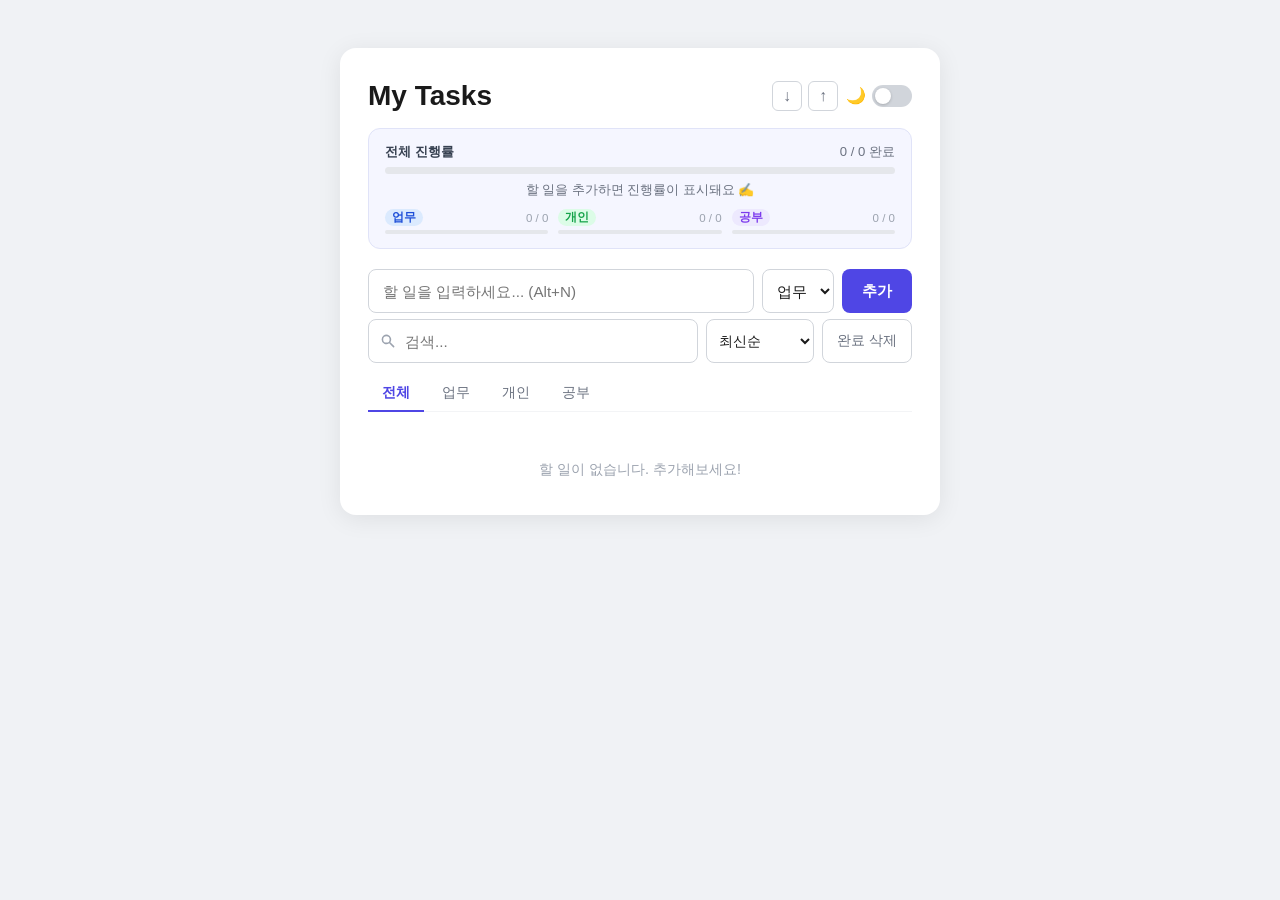
<file: index.html>
<!DOCTYPE html>
<html lang="ko">
<head>
  <meta charset="UTF-8">
  <meta name="viewport" content="width=device-width, initial-scale=1.0">
  <title>My Tasks</title>
  <link rel="stylesheet" href="style.css">
</head>
<body>
  <main class="card" aria-label="할 일 관리 앱">

    <!-- 헤더 -->
    <div class="app-header">
      <h1 class="title">My Tasks</h1>
      <div class="header-actions">
        <button id="exportBtn" class="icon-btn" title="JSON으로 내보내기" aria-label="데이터 내보내기">↓</button>
        <button id="importBtn" class="icon-btn" title="JSON 가져오기"    aria-label="데이터 가져오기">↑</button>
        <input type="file" id="importFile" accept=".json" aria-hidden="true">
        <div class="theme-control">
          <span class="theme-icon" id="themeIcon" aria-hidden="true">🌙</span>
          <label class="theme-toggle" title="다크/라이트 모드 (Alt+D)">
            <input type="checkbox" id="themeCheckbox" aria-label="다크 모드 토글">
            <span class="toggle-slider"></span>
          </label>
        </div>
      </div>
    </div>

    <!-- 진행률 대시보드 -->
    <section class="dashboard" aria-label="진행률 대시보드">
      <div class="stat-row">
        <span class="stat-label" id="progressLabel">전체 진행률</span>
        <span class="stat-value" id="overallStat" aria-live="polite">0 / 0 완료</span>
      </div>
      <div
        class="progress-track"
        id="progressBar"
        role="progressbar"
        aria-labelledby="progressLabel"
        aria-valuenow="0"
        aria-valuemin="0"
        aria-valuemax="100"
      >
        <div class="progress-fill" id="overallFill" style="width: 0%"></div>
      </div>
      <p class="motivation-msg" id="motivationMsg" aria-live="polite">할 일을 추가하면 진행률이 표시돼요 ✍️</p>
      <div class="cat-grid" id="catGrid" aria-label="카테고리별 진행률"></div>
    </section>

    <!-- 입력 폼 -->
    <div class="input-row" role="group" aria-label="할 일 추가">
      <input
        type="text"
        id="todoInput"
        class="todo-input"
        placeholder="할 일을 입력하세요... (Alt+N)"
        autocomplete="off"
        maxlength="200"
        aria-label="할 일 내용 입력"
        aria-describedby="dupeWarning"
      />
      <select id="categorySelect" class="category-select" aria-label="카테고리 선택">
        <option value="work">업무</option>
        <option value="personal">개인</option>
        <option value="study">공부</option>
      </select>
      <button id="addBtn" class="add-btn">추가</button>
    </div>
    <p class="dupe-warning" id="dupeWarning" role="alert" hidden>⚠️ 이미 같은 내용의 할 일이 있어요.</p>

    <!-- 툴바: 검색 + 정렬 + 완료 삭제 -->
    <div class="toolbar" role="toolbar" aria-label="목록 도구">
      <div class="search-wrap">
        <svg class="search-icon" viewBox="0 0 20 20" fill="currentColor" aria-hidden="true">
          <path fill-rule="evenodd" d="M8 4a4 4 0 100 8 4 4 0 000-8zM2 8a6 6 0 1110.89 3.476l4.817 4.817a1 1 0 01-1.414 1.414l-4.816-4.816A6 6 0 012 8z" clip-rule="evenodd"/>
        </svg>
        <input type="search" id="searchInput" class="search-input" placeholder="검색..." aria-label="할 일 검색">
      </div>
      <select id="sortSelect" class="sort-select" aria-label="정렬 기준">
        <option value="default">최신순</option>
        <option value="oldest">오래된순</option>
        <option value="category">카테고리순</option>
        <option value="alpha">가나다순</option>
      </select>
      <button id="clearCompletedBtn" class="clear-btn" aria-label="완료된 항목 모두 삭제">완료 삭제</button>
    </div>

    <!-- 필터 탭 -->
    <div class="filter-bar" id="filterBar" role="tablist" aria-label="카테고리 필터">
      <button class="filter-btn active" data-filter="all"      role="tab" aria-selected="true">전체</button>
      <button class="filter-btn"        data-filter="work"     role="tab" aria-selected="false">업무</button>
      <button class="filter-btn"        data-filter="personal" role="tab" aria-selected="false">개인</button>
      <button class="filter-btn"        data-filter="study"    role="tab" aria-selected="false">공부</button>
    </div>

    <!-- 할 일 목록 -->
    <ul
      id="todoList"
      class="todo-list"
      aria-label="할 일 목록"
      aria-live="polite"
      aria-relevant="additions removals"
    ></ul>

    <p id="emptyMsg" class="empty-msg" aria-live="polite" hidden>할 일이 없습니다. 추가해보세요!</p>

  </main>

  <!-- 스낵바 (알림 + 되돌리기) -->
  <div class="snackbar" id="snackbar" role="status" aria-live="polite" aria-atomic="true" hidden>
    <span id="snackbarMsg"></span>
    <button id="snackbarAction" class="snackbar-action-btn" hidden></button>
    <button id="snackbarDismiss" class="snackbar-dismiss" aria-label="알림 닫기">✕</button>
  </div>

  <script src="script.js"></script>
</body>
</html>
</file>
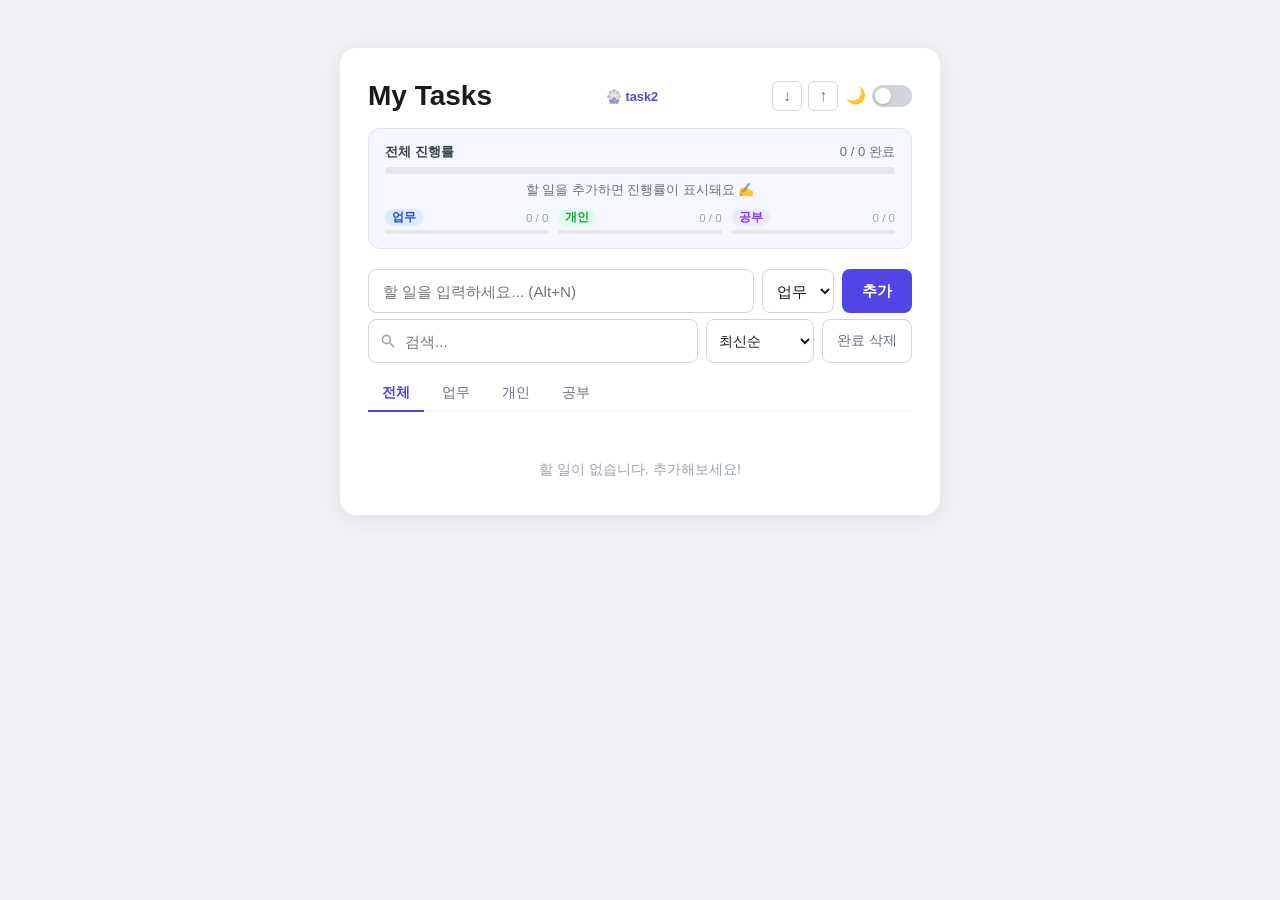
<file: task.html>
<!DOCTYPE html>
<html lang="ko">
<head>
  <meta charset="UTF-8">
  <meta name="viewport" content="width=device-width, initial-scale=1.0">
  <title>My Tasks</title>
  <link rel="stylesheet" href="style.css">
</head>
<body>
  <main class="card" aria-label="할 일 관리 앱">

    <!-- 헤더 -->
    <div class="app-header">
      <h1 class="title">My Tasks</h1>
        <a href="task2.html" style="font-size:0.8rem;color:#4f46e5;text-decoration:none;font-weight:600;white-space:nowrap;" title="놀이공원 테마로 보기">🎡 task2</a>
      <div class="header-actions">
        <button id="exportBtn" class="icon-btn" title="JSON으로 내보내기" aria-label="데이터 내보내기">↓</button>
        <button id="importBtn" class="icon-btn" title="JSON 가져오기"    aria-label="데이터 가져오기">↑</button>
        <input type="file" id="importFile" accept=".json" aria-hidden="true">
        <div class="theme-control">
          <span class="theme-icon" id="themeIcon" aria-hidden="true">🌙</span>
          <label class="theme-toggle" title="다크/라이트 모드 (Alt+D)">
            <input type="checkbox" id="themeCheckbox" aria-label="다크 모드 토글">
            <span class="toggle-slider"></span>
          </label>
        </div>
      </div>
    </div>

    <!-- 진행률 대시보드 -->
    <section class="dashboard" aria-label="진행률 대시보드">
      <div class="stat-row">
        <span class="stat-label" id="progressLabel">전체 진행률</span>
        <span class="stat-value" id="overallStat" aria-live="polite">0 / 0 완료</span>
      </div>
      <div
        class="progress-track"
        id="progressBar"
        role="progressbar"
        aria-labelledby="progressLabel"
        aria-valuenow="0"
        aria-valuemin="0"
        aria-valuemax="100"
      >
        <div class="progress-fill" id="overallFill" style="width: 0%"></div>
      </div>
      <p class="motivation-msg" id="motivationMsg" aria-live="polite">할 일을 추가하면 진행률이 표시돼요 ✍️</p>
      <div class="cat-grid" id="catGrid" aria-label="카테고리별 진행률"></div>
    </section>

    <!-- 입력 폼 -->
    <div class="input-row" role="group" aria-label="할 일 추가">
      <input
        type="text"
        id="todoInput"
        class="todo-input"
        placeholder="할 일을 입력하세요... (Alt+N)"
        autocomplete="off"
        maxlength="200"
        aria-label="할 일 내용 입력"
        aria-describedby="dupeWarning"
      />
      <select id="categorySelect" class="category-select" aria-label="카테고리 선택">
        <option value="work">업무</option>
        <option value="personal">개인</option>
        <option value="study">공부</option>
      </select>
      <button id="addBtn" class="add-btn">추가</button>
    </div>
    <p class="dupe-warning" id="dupeWarning" role="alert" hidden>⚠️ 이미 같은 내용의 할 일이 있어요.</p>

    <!-- 툴바: 검색 + 정렬 + 완료 삭제 -->
    <div class="toolbar" role="toolbar" aria-label="목록 도구">
      <div class="search-wrap">
        <svg class="search-icon" viewBox="0 0 20 20" fill="currentColor" aria-hidden="true">
          <path fill-rule="evenodd" d="M8 4a4 4 0 100 8 4 4 0 000-8zM2 8a6 6 0 1110.89 3.476l4.817 4.817a1 1 0 01-1.414 1.414l-4.816-4.816A6 6 0 012 8z" clip-rule="evenodd"/>
        </svg>
        <input type="search" id="searchInput" class="search-input" placeholder="검색..." aria-label="할 일 검색">
      </div>
      <select id="sortSelect" class="sort-select" aria-label="정렬 기준">
        <option value="default">최신순</option>
        <option value="oldest">오래된순</option>
        <option value="category">카테고리순</option>
        <option value="alpha">가나다순</option>
      </select>
      <button id="clearCompletedBtn" class="clear-btn" aria-label="완료된 항목 모두 삭제">완료 삭제</button>
    </div>

    <!-- 필터 탭 -->
    <div class="filter-bar" id="filterBar" role="tablist" aria-label="카테고리 필터">
      <button class="filter-btn active" data-filter="all"      role="tab" aria-selected="true">전체</button>
      <button class="filter-btn"        data-filter="work"     role="tab" aria-selected="false">업무</button>
      <button class="filter-btn"        data-filter="personal" role="tab" aria-selected="false">개인</button>
      <button class="filter-btn"        data-filter="study"    role="tab" aria-selected="false">공부</button>
    </div>

    <!-- 할 일 목록 -->
    <ul
      id="todoList"
      class="todo-list"
      aria-label="할 일 목록"
      aria-live="polite"
      aria-relevant="additions removals"
    ></ul>

    <p id="emptyMsg" class="empty-msg" aria-live="polite" hidden>할 일이 없습니다. 추가해보세요!</p>

  </main>

  <!-- 스낵바 (알림 + 되돌리기) -->
  <div class="snackbar" id="snackbar" role="status" aria-live="polite" aria-atomic="true" hidden>
    <span id="snackbarMsg"></span>
    <button id="snackbarAction" class="snackbar-action-btn" hidden></button>
    <button id="snackbarDismiss" class="snackbar-dismiss" aria-label="알림 닫기">✕</button>
  </div>

  <script src="script.js"></script>
</body>
</html>
</file>
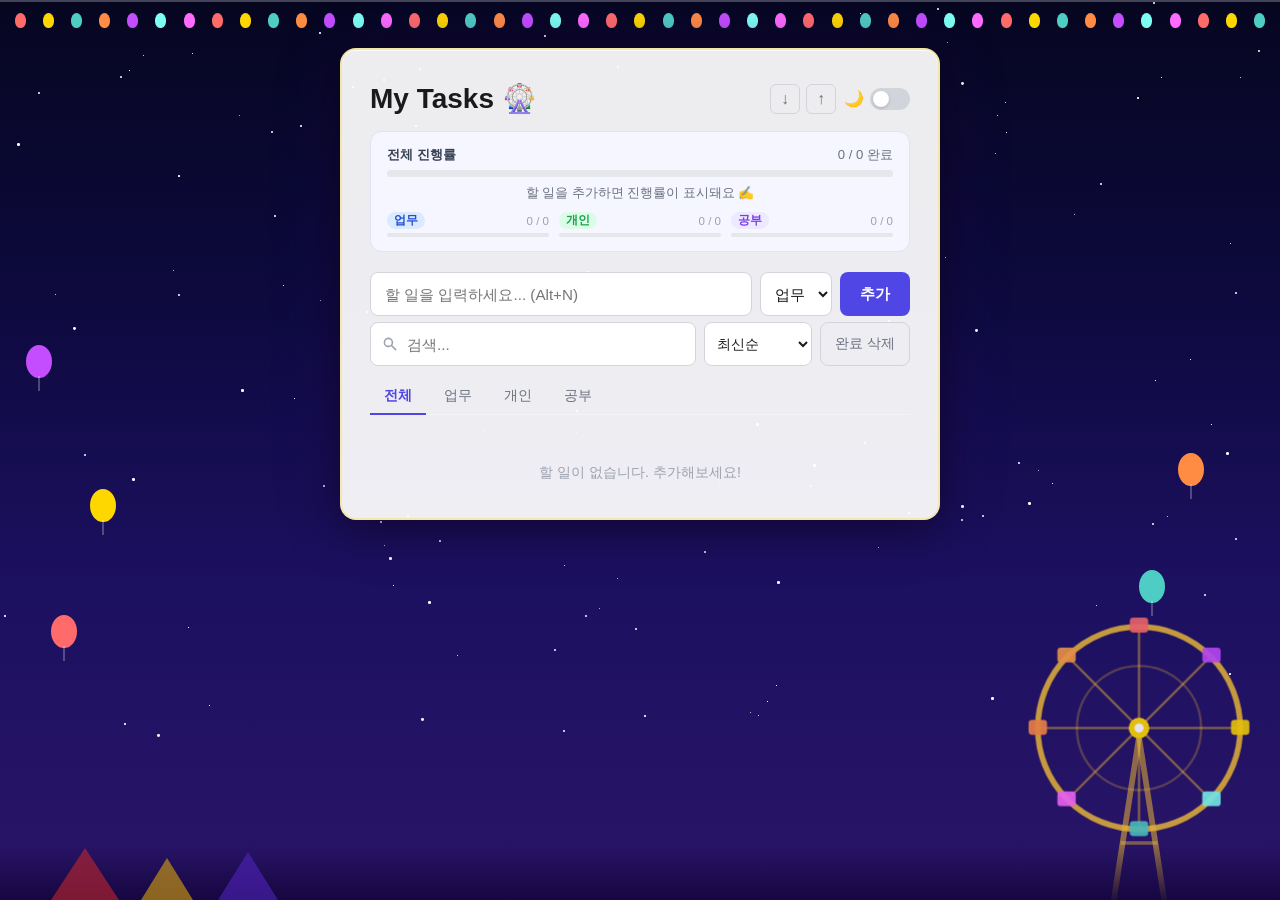
<file: task2.html>
<!DOCTYPE html>
<html lang="ko">
<head>
  <meta charset="UTF-8">
  <meta name="viewport" content="width=device-width, initial-scale=1.0">
  <title>My Tasks 🎡</title>
  <link rel="stylesheet" href="style.css">
  <style>
    /* ─── 놀이공원 배경 ─────────────────────────────────────── */

    body {
      background: linear-gradient(180deg,
        #060620 0%,
        #0e0a40 35%,
        #1c1060 65%,
        #2a1568 100%
      );
      min-height: 100vh;
      position: relative;
      overflow-x: hidden;
    }

    #park-bg {
      position: fixed;
      inset: 0;
      pointer-events: none;
      z-index: 0;
      overflow: hidden;
    }

    /* 별 */
    .star {
      position: absolute;
      background: #fff;
      border-radius: 50%;
      animation: twinkle var(--dur, 2s) ease-in-out infinite alternate;
      animation-delay: var(--delay, 0s);
    }

    @keyframes twinkle {
      from { opacity: 0.15; transform: scale(0.8); }
      to   { opacity: 0.9;  transform: scale(1.3); }
    }

    /* 상단 전구 줄 */
    .bulb-string {
      position: absolute;
      top: 0;
      left: 0;
      right: 0;
      height: 28px;
      display: flex;
      align-items: flex-end;
      justify-content: space-around;
      padding: 0 6px;
    }

    .bulb-string::before {
      content: '';
      position: absolute;
      top: 0; left: 0; right: 0;
      height: 2px;
      background: rgba(255, 255, 255, 0.25);
    }

    .bulb {
      width: 11px;
      height: 15px;
      border-radius: 50% 50% 45% 45%;
      flex-shrink: 0;
      animation: bulb-blink var(--dur, 1.2s) ease-in-out infinite alternate;
      animation-delay: var(--delay, 0s);
    }

    @keyframes bulb-blink {
      from { opacity: 0.3; }
      to   { opacity: 1; filter: drop-shadow(0 0 5px currentColor); }
    }

    /* 대관람차 */
    .ferris-wheel-wrap {
      position: absolute;
      right: 2%;
      bottom: 0;
      width: min(230px, 20vw);
      opacity: 0.88;
    }

    .fw-rotate {
      animation: fw-spin 14s linear infinite;
      transform-origin: 100px 100px;
    }

    @keyframes fw-spin {
      from { transform: rotate(0deg); }
      to   { transform: rotate(360deg); }
    }

    /* 풍선 */
    .balloon {
      position: absolute;
      width: 26px;
      height: 33px;
      border-radius: 50%;
      animation: balloon-float var(--dur, 5s) ease-in-out infinite;
      animation-delay: var(--delay, 0s);
    }

    .balloon::after {
      content: '';
      position: absolute;
      bottom: -13px;
      left: 50%;
      transform: translateX(-50%);
      width: 1px;
      height: 15px;
      background: rgba(255, 255, 255, 0.5);
    }

    @keyframes balloon-float {
      0%, 100% { transform: translateY(0)   rotate(-4deg); }
      50%       { transform: translateY(-18px) rotate(4deg); }
    }

    /* 지면 */
    .ground {
      position: absolute;
      bottom: 0; left: 0; right: 0;
      height: 55px;
      background: linear-gradient(to top, rgba(20, 5, 60, 0.9), transparent);
    }

    /* 텐트 */
    .tent {
      position: absolute;
      bottom: 0;
      width: 0; height: 0;
      border-left: solid transparent;
      border-right: solid transparent;
      border-bottom: solid;
    }

    /* 카드 */
    .card {
      position: relative;
      z-index: 1;
      background: rgba(255, 255, 255, 0.93) !important;
      border: 2px solid rgba(255, 215, 0, 0.3);
      box-shadow:
        0 8px 48px rgba(0, 0, 0, 0.55),
        0 0 80px rgba(120, 0, 255, 0.12),
        inset 0 1px 0 rgba(255, 255, 255, 0.8);
    }

    /* 하단 링크 */
    .park-nav {
      position: relative;
      z-index: 1;
      text-align: center;
      margin-top: 10px;
      padding-bottom: 24px;
    }

    .park-nav a {
      color: rgba(255, 255, 255, 0.6);
      font-size: 0.82rem;
      text-decoration: none;
      font-family: -apple-system, BlinkMacSystemFont, 'Segoe UI', sans-serif;
      transition: color 0.2s;
    }

    .park-nav a:hover { color: #ffd700; }
  </style>
</head>
<body>

  <!-- ─── 배경 장식 ──────────────────────────────────────────── -->
  <div id="park-bg">

    <div class="bulb-string" id="bulbString"></div>

    <!-- 대관람차 SVG -->
    <svg class="ferris-wheel-wrap" viewBox="0 0 200 250" xmlns="http://www.w3.org/2000/svg">
      <!-- 지지대 -->
      <line x1="100" y1="108" x2="78"  y2="250" stroke="rgba(255,200,50,0.55)" stroke-width="5"/>
      <line x1="100" y1="108" x2="122" y2="250" stroke="rgba(255,200,50,0.55)" stroke-width="5"/>
      <line x1="84"  y1="200" x2="116" y2="200" stroke="rgba(255,200,50,0.45)" stroke-width="3"/>

      <!-- 회전 그룹 -->
      <g class="fw-rotate">
        <circle cx="100" cy="100" r="88" fill="none" stroke="rgba(255,200,50,0.85)" stroke-width="5"/>
        <circle cx="100" cy="100" r="54" fill="none" stroke="rgba(255,200,50,0.3)"  stroke-width="2"/>

        <!-- 바퀴살 8개 -->
        <line x1="100" y1="100" x2="100" y2="12"  stroke="rgba(255,200,50,0.5)" stroke-width="2"/>
        <line x1="100" y1="100" x2="188" y2="100" stroke="rgba(255,200,50,0.5)" stroke-width="2"/>
        <line x1="100" y1="100" x2="100" y2="188" stroke="rgba(255,200,50,0.5)" stroke-width="2"/>
        <line x1="100" y1="100" x2="12"  y2="100" stroke="rgba(255,200,50,0.5)" stroke-width="2"/>
        <line x1="100" y1="100" x2="162" y2="38"  stroke="rgba(255,200,50,0.5)" stroke-width="2"/>
        <line x1="100" y1="100" x2="162" y2="162" stroke="rgba(255,200,50,0.5)" stroke-width="2"/>
        <line x1="100" y1="100" x2="38"  y2="162" stroke="rgba(255,200,50,0.5)" stroke-width="2"/>
        <line x1="100" y1="100" x2="38"  y2="38"  stroke="rgba(255,200,50,0.5)" stroke-width="2"/>

        <!-- 곤돌라 8개 -->
        <rect x="92" y="4"    width="16" height="13" rx="3" fill="#ff6b6b" opacity="0.92"/>
        <rect x="180" y="93"  width="16" height="13" rx="3" fill="#ffd700" opacity="0.92"/>
        <rect x="92" y="181"  width="16" height="13" rx="3" fill="#4ecdc4" opacity="0.92"/>
        <rect x="4"  y="93"   width="16" height="13" rx="3" fill="#ff8c42" opacity="0.92"/>
        <rect x="155" y="30"  width="16" height="13" rx="3" fill="#c44dff" opacity="0.92"/>
        <rect x="155" y="155" width="16" height="13" rx="3" fill="#7efff5" opacity="0.92"/>
        <rect x="29"  y="155" width="16" height="13" rx="3" fill="#ff6bff" opacity="0.92"/>
        <rect x="29"  y="30"  width="16" height="13" rx="3" fill="#ff9f43" opacity="0.92"/>
      </g>

      <!-- 중심 허브 -->
      <circle cx="100" cy="100" r="9" fill="#ffd700"/>
      <circle cx="100" cy="100" r="4" fill="#fff"/>
    </svg>

    <!-- 풍선 -->
    <div class="balloon" style="background:#ff6b6b; left:4%;  bottom:28%; --dur:5s;  --delay:0s;"></div>
    <div class="balloon" style="background:#ffd700; left:7%;  bottom:42%; --dur:7s;  --delay:1.2s;"></div>
    <div class="balloon" style="background:#c44dff; left:2%;  bottom:58%; --dur:6s;  --delay:2.5s;"></div>
    <div class="balloon" style="background:#4ecdc4; left:89%; bottom:33%; --dur:5.5s;--delay:0.8s;"></div>
    <div class="balloon" style="background:#ff8c42; left:92%; bottom:46%; --dur:8s;  --delay:1.8s;"></div>

    <!-- 지면 -->
    <div class="ground"></div>

    <!-- 텐트 -->
    <div class="tent" style="left:4%;  border-left-width:34px;border-right-width:34px;border-bottom-width:52px;border-bottom-color:rgba(210,40,40,0.55);"></div>
    <div class="tent" style="left:11%; border-left-width:26px;border-right-width:26px;border-bottom-width:42px;border-bottom-color:rgba(255,195,0,0.5);"></div>
    <div class="tent" style="left:17%; border-left-width:30px;border-right-width:30px;border-bottom-width:48px;border-bottom-color:rgba(90,40,210,0.5);"></div>

  </div>

  <!-- ─── 메인 콘텐츠 ─────────────────────────────────────────── -->
  <main class="card" aria-label="할 일 관리 앱">

    <div class="app-header">
      <h1 class="title">My Tasks 🎡</h1>
      <div class="header-actions">
        <button id="exportBtn" class="icon-btn" title="JSON으로 내보내기" aria-label="데이터 내보내기">↓</button>
        <button id="importBtn" class="icon-btn" title="JSON 가져오기"    aria-label="데이터 가져오기">↑</button>
        <input type="file" id="importFile" accept=".json" aria-hidden="true">
        <div class="theme-control">
          <span class="theme-icon" id="themeIcon" aria-hidden="true">🌙</span>
          <label class="theme-toggle" title="다크/라이트 모드 (Alt+D)">
            <input type="checkbox" id="themeCheckbox" aria-label="다크 모드 토글">
            <span class="toggle-slider"></span>
          </label>
        </div>
      </div>
    </div>

    <section class="dashboard" aria-label="진행률 대시보드">
      <div class="stat-row">
        <span class="stat-label" id="progressLabel">전체 진행률</span>
        <span class="stat-value" id="overallStat" aria-live="polite">0 / 0 완료</span>
      </div>
      <div
        class="progress-track"
        id="progressBar"
        role="progressbar"
        aria-labelledby="progressLabel"
        aria-valuenow="0"
        aria-valuemin="0"
        aria-valuemax="100"
      >
        <div class="progress-fill" id="overallFill" style="width: 0%"></div>
      </div>
      <p class="motivation-msg" id="motivationMsg" aria-live="polite">할 일을 추가하면 진행률이 표시돼요 ✍️</p>
      <div class="cat-grid" id="catGrid" aria-label="카테고리별 진행률"></div>
    </section>

    <div class="input-row" role="group" aria-label="할 일 추가">
      <input
        type="text"
        id="todoInput"
        class="todo-input"
        placeholder="할 일을 입력하세요... (Alt+N)"
        autocomplete="off"
        maxlength="200"
        aria-label="할 일 내용 입력"
        aria-describedby="dupeWarning"
      />
      <select id="categorySelect" class="category-select" aria-label="카테고리 선택">
        <option value="work">업무</option>
        <option value="personal">개인</option>
        <option value="study">공부</option>
      </select>
      <button id="addBtn" class="add-btn">추가</button>
    </div>
    <p class="dupe-warning" id="dupeWarning" role="alert" hidden>⚠️ 이미 같은 내용의 할 일이 있어요.</p>

    <div class="toolbar" role="toolbar" aria-label="목록 도구">
      <div class="search-wrap">
        <svg class="search-icon" viewBox="0 0 20 20" fill="currentColor" aria-hidden="true">
          <path fill-rule="evenodd" d="M8 4a4 4 0 100 8 4 4 0 000-8zM2 8a6 6 0 1110.89 3.476l4.817 4.817a1 1 0 01-1.414 1.414l-4.816-4.816A6 6 0 012 8z" clip-rule="evenodd"/>
        </svg>
        <input type="search" id="searchInput" class="search-input" placeholder="검색..." aria-label="할 일 검색">
      </div>
      <select id="sortSelect" class="sort-select" aria-label="정렬 기준">
        <option value="default">최신순</option>
        <option value="oldest">오래된순</option>
        <option value="category">카테고리순</option>
        <option value="alpha">가나다순</option>
      </select>
      <button id="clearCompletedBtn" class="clear-btn" aria-label="완료된 항목 모두 삭제">완료 삭제</button>
    </div>

    <div class="filter-bar" id="filterBar" role="tablist" aria-label="카테고리 필터">
      <button class="filter-btn active" data-filter="all"      role="tab" aria-selected="true">전체</button>
      <button class="filter-btn"        data-filter="work"     role="tab" aria-selected="false">업무</button>
      <button class="filter-btn"        data-filter="personal" role="tab" aria-selected="false">개인</button>
      <button class="filter-btn"        data-filter="study"    role="tab" aria-selected="false">공부</button>
    </div>

    <ul
      id="todoList"
      class="todo-list"
      aria-label="할 일 목록"
      aria-live="polite"
      aria-relevant="additions removals"
    ></ul>

    <p id="emptyMsg" class="empty-msg" aria-live="polite" hidden>할 일이 없습니다. 추가해보세요!</p>

  </main>

  <div class="snackbar" id="snackbar" role="status" aria-live="polite" aria-atomic="true" hidden>
    <span id="snackbarMsg"></span>
    <button id="snackbarAction" class="snackbar-action-btn" hidden></button>
    <button id="snackbarDismiss" class="snackbar-dismiss" aria-label="알림 닫기">✕</button>
  </div>

  <script>
    // 별 생성
    const parkBg = document.getElementById('park-bg');
    for (let i = 0; i < 130; i++) {
      const s = document.createElement('div');
      s.className = 'star';
      const sz = (Math.random() * 2.5 + 0.4).toFixed(1);
      s.style.cssText =
        'width:' + sz + 'px;height:' + sz + 'px;' +
        'top:'  + (Math.random() * 82).toFixed(1) + '%;' +
        'left:' + (Math.random() * 100).toFixed(1) + '%;' +
        '--dur:'   + (Math.random() * 3 + 1).toFixed(1) + 's;' +
        '--delay:' + (Math.random() * 4).toFixed(1) + 's;';
      parkBg.appendChild(s);
    }

    // 전구 줄 생성
    const COLORS = ['#ff6b6b','#ffd700','#4ecdc4','#ff8c42','#c44dff','#7efff5','#ff6bff'];
    const bulbEl = document.getElementById('bulbString');
    for (let i = 0; i < 45; i++) {
      const b = document.createElement('div');
      b.className = 'bulb';
      const c = COLORS[i % COLORS.length];
      b.style.cssText =
        'background:' + c + ';color:' + c + ';' +
        '--dur:'   + (Math.random() * 1.5 + 0.5).toFixed(1) + 's;' +
        '--delay:' + (Math.random() * 2).toFixed(1) + 's;';
      bulbEl.appendChild(b);
    }
  </script>
  <script src="script.js"></script>
</body>
</html>
</file>
<file: style.css>
/* ── CSS 변수 ─────────────────────────────────────────────── */

:root {
  --bg:               #f0f2f5;
  --card-bg:          #ffffff;
  --text-primary:     #1a1a1a;
  --text-secondary:   #374151;
  --text-muted:       #6b7280;
  --text-faint:       #9ca3af;
  --border:           #f3f4f6;
  --border-input:     #d1d5db;
  --hover-bg:         #fafafa;
  --dashboard-bg:     #f5f6ff;
  --dashboard-border: #e0e3f8;
  --track-bg:         #e5e7eb;
  --shadow:           0 4px 24px rgba(0, 0, 0, 0.08);
  --delete-color:     #d1d5db;
}

body.dark {
  --bg:               #111827;
  --card-bg:          #1f2937;
  --text-primary:     #f9fafb;
  --text-secondary:   #e5e7eb;
  --text-muted:       #9ca3af;
  --text-faint:       #6b7280;
  --border:           #374151;
  --border-input:     #4b5563;
  --hover-bg:         #273044;
  --dashboard-bg:     #1a2235;
  --dashboard-border: #2d3650;
  --track-bg:         #374151;
  --shadow:           0 4px 24px rgba(0, 0, 0, 0.4);
  --delete-color:     #4b5563;
  color-scheme:       dark;
}

/* ── 기본 ─────────────────────────────────────────────────── */

*, *::before, *::after {
  box-sizing: border-box;
  margin: 0;
  padding: 0;
}

body {
  font-family: -apple-system, BlinkMacSystemFont, 'Segoe UI', sans-serif;
  background: var(--bg);
  min-height: 100vh;
  display: flex;
  align-items: flex-start;
  justify-content: center;
  padding: 48px 16px;
  color: var(--text-primary);
  transition: background 0.25s, color 0.25s;
}

.card {
  width: 100%;
  max-width: 600px;
  background: var(--card-bg);
  border-radius: 16px;
  box-shadow: var(--shadow);
  padding: 32px 28px;
  transition: background 0.25s, box-shadow 0.25s;
}

/* ── 헤더 ─────────────────────────────────────────────────── */

.app-header {
  display: flex;
  align-items: center;
  justify-content: space-between;
  margin-bottom: 16px;
}

.title {
  font-size: 1.75rem;
  font-weight: 700;
}

.header-actions {
  display: flex;
  align-items: center;
  gap: 6px;
}

/* 내보내기/가져오기 아이콘 버튼 */
.icon-btn {
  width: 30px;
  height: 30px;
  border: 1.5px solid var(--border-input);
  border-radius: 6px;
  background: none;
  color: var(--text-muted);
  cursor: pointer;
  font-size: 1rem;
  line-height: 1;
  display: inline-flex;
  align-items: center;
  justify-content: center;
  transition: border-color 0.15s, color 0.15s, background 0.25s;
  flex-shrink: 0;
}

.icon-btn:hover {
  border-color: #4f46e5;
  color: #4f46e5;
}

/* 숨김 파일 input */
#importFile { display: none; }

/* 다크 모드 토글 */
.theme-control {
  display: flex;
  align-items: center;
  gap: 6px;
  margin-left: 2px;
}

.theme-icon {
  font-size: 1rem;
  line-height: 1;
}

.theme-toggle {
  position: relative;
  display: inline-block;
  width: 40px;
  height: 22px;
  cursor: pointer;
  flex-shrink: 0;
}

.theme-toggle input {
  opacity: 0;
  width: 0;
  height: 0;
}

.toggle-slider {
  position: absolute;
  inset: 0;
  background: #d1d5db;
  border-radius: 99px;
  transition: background 0.2s;
}

.toggle-slider::before {
  content: '';
  position: absolute;
  width: 16px;
  height: 16px;
  left: 3px;
  top: 3px;
  background: #fff;
  border-radius: 50%;
  transition: transform 0.2s;
  box-shadow: 0 1px 3px rgba(0,0,0,0.2);
}

.theme-toggle input:checked + .toggle-slider            { background: #4f46e5; }
.theme-toggle input:checked + .toggle-slider::before   { transform: translateX(18px); }

/* ── 대시보드 ─────────────────────────────────────────────── */

.dashboard {
  background: var(--dashboard-bg);
  border: 1px solid var(--dashboard-border);
  border-radius: 12px;
  padding: 14px 16px;
  margin-bottom: 20px;
  transition: background 0.25s, border-color 0.25s;
}

.stat-row {
  display: flex;
  justify-content: space-between;
  align-items: center;
  margin-bottom: 6px;
}

.stat-label {
  font-size: 0.82rem;
  font-weight: 600;
  color: var(--text-secondary);
}

.stat-value {
  font-size: 0.82rem;
  color: var(--text-muted);
  font-variant-numeric: tabular-nums;
}

.progress-track {
  height: 7px;
  background: var(--track-bg);
  border-radius: 99px;
  overflow: hidden;
  margin-bottom: 8px;
  transition: background 0.25s;
}

.progress-fill {
  height: 100%;
  background: #4f46e5;
  border-radius: 99px;
  transition: width 0.4s cubic-bezier(0.4, 0, 0.2, 1);
}

/* 동기부여 메시지 */
.motivation-msg {
  font-size: 0.8rem;
  color: var(--text-muted);
  text-align: center;
  margin-bottom: 10px;
  min-height: 1.1em;
  transition: color 0.25s;
}

/* 카테고리 미니 바 */
.cat-grid {
  display: grid;
  grid-template-columns: repeat(3, 1fr);
  gap: 10px;
}

.cat-cell-top {
  display: flex;
  justify-content: space-between;
  align-items: center;
  margin-bottom: 4px;
}

.cat-cell-count {
  font-size: 0.72rem;
  color: var(--text-faint);
  font-variant-numeric: tabular-nums;
}

.progress-sm {
  height: 4px;
  margin-bottom: 0;
}

.fill-work     { background: #1d4ed8; }
.fill-personal { background: #16a34a; }
.fill-study    { background: #7c3aed; }

/* ── 입력 폼 ─────────────────────────────────────────────── */

.input-row {
  display: flex;
  gap: 8px;
  margin-bottom: 6px;
}

/* 중복 경고 */
.dupe-warning {
  font-size: 0.82rem;
  color: #d97706;
  margin-bottom: 8px;
  padding-left: 2px;
  transition: color 0.25s;
}

body.dark .dupe-warning { color: #fbbf24; }

/* 공유 input 스타일 */
.todo-input,
.category-select,
.search-input,
.sort-select {
  height: 44px;
  border: 1.5px solid var(--border-input);
  border-radius: 8px;
  font-size: 0.95rem;
  font-family: inherit;
  outline: none;
  background: var(--card-bg);
  color: var(--text-primary);
  transition: border-color 0.15s, background 0.25s, color 0.25s;
}

.todo-input {
  flex: 1;
  padding: 0 14px;
  min-width: 0;
}

.todo-input:focus { border-color: #4f46e5; }

.category-select {
  padding: 0 10px;
  cursor: pointer;
  flex-shrink: 0;
}

.category-select:focus { border-color: #4f46e5; }

.add-btn {
  height: 44px;
  padding: 0 20px;
  background: #4f46e5;
  color: #fff;
  border: none;
  border-radius: 8px;
  font-size: 0.95rem;
  font-weight: 600;
  cursor: pointer;
  transition: background 0.15s;
  flex-shrink: 0;
}

.add-btn:hover  { background: #4338ca; }
.add-btn:active { background: #3730a3; }

/* ── 툴바 (검색 + 정렬 + 완료 삭제) ─────────────────────── */

.toolbar {
  display: flex;
  gap: 8px;
  margin-bottom: 12px;
}

.search-wrap {
  flex: 1;
  position: relative;
  min-width: 0;
}

.search-icon {
  position: absolute;
  left: 12px;
  top: 50%;
  transform: translateY(-50%);
  width: 16px;
  height: 16px;
  color: var(--text-faint);
  pointer-events: none;
  transition: color 0.25s;
}

.search-input {
  width: 100%;
  padding: 0 12px 0 36px;
}

.search-input:focus { border-color: #4f46e5; }

.search-input::-webkit-search-cancel-button { cursor: pointer; }

.sort-select {
  padding: 0 8px;
  cursor: pointer;
  flex-shrink: 0;
  font-size: 0.875rem;
}

.sort-select:focus { border-color: #4f46e5; }

.clear-btn {
  height: 44px;
  padding: 0 14px;
  background: none;
  border: 1.5px solid var(--border-input);
  border-radius: 8px;
  font-size: 0.875rem;
  font-family: inherit;
  color: var(--text-muted);
  cursor: pointer;
  white-space: nowrap;
  flex-shrink: 0;
  transition: border-color 0.15s, color 0.15s, background 0.25s;
}

.clear-btn:hover { border-color: #ef4444; color: #ef4444; }

/* ── 필터 탭 ─────────────────────────────────────────────── */

.filter-bar {
  display: flex;
  gap: 4px;
  margin-bottom: 16px;
  border-bottom: 1.5px solid var(--border);
  transition: border-color 0.25s;
}

.filter-btn {
  background: none;
  border: none;
  border-bottom: 2px solid transparent;
  margin-bottom: -1.5px;
  padding: 8px 14px;
  font-size: 0.9rem;
  font-family: inherit;
  color: var(--text-muted);
  cursor: pointer;
  transition: color 0.15s, border-color 0.15s;
  white-space: nowrap;
}

.filter-btn:hover  { color: var(--text-primary); }

.filter-btn.active {
  color: #4f46e5;
  border-bottom-color: #4f46e5;
  font-weight: 600;
}

/* ── 할 일 목록 ──────────────────────────────────────────── */

.todo-list { list-style: none; }

.todo-item {
  display: flex;
  align-items: flex-start;
  gap: 12px;
  padding: 13px 4px;
  border-bottom: 1px solid var(--border);
  border-radius: 6px;
  transition: background 0.1s, border-color 0.25s;
}

.todo-item:last-child { border-bottom: none; }
.todo-item:hover      { background: var(--hover-bg); }

.todo-checkbox {
  width: 18px;
  height: 18px;
  margin-top: 2px;
  accent-color: #4f46e5;
  cursor: pointer;
  flex-shrink: 0;
}

.todo-body {
  flex: 1;
  min-width: 0;
  display: flex;
  flex-direction: column;
  gap: 3px;
}

.todo-text {
  font-size: 0.95rem;
  line-height: 1.4;
  word-break: break-word;
  cursor: text;
  color: var(--text-primary);
  transition: color 0.2s;
}

.todo-item.done .todo-text {
  text-decoration: line-through;
  color: var(--text-faint);
  cursor: default;
}

/* 검색어 하이라이트 */
.highlight {
  background: #fef08a;
  color: #713f12;
  border-radius: 2px;
  padding: 0 1px;
}

body.dark .highlight {
  background: #713f12;
  color: #fef08a;
}

/* 인라인 편집 */
.todo-edit-input {
  font-size: 0.95rem;
  font-family: inherit;
  border: 1.5px solid #4f46e5;
  border-radius: 4px;
  padding: 1px 6px;
  outline: none;
  line-height: 1.4;
  width: 100%;
  background: var(--card-bg);
  color: var(--text-primary);
  transition: background 0.25s, color 0.25s;
}

.todo-meta {
  display: flex;
  align-items: center;
  gap: 6px;
}

.todo-time {
  font-size: 0.75rem;
  color: var(--text-faint);
  font-variant-numeric: tabular-nums;
  transition: color 0.25s;
}

/* 카테고리 뱃지 */
.badge {
  display: inline-flex;
  align-items: center;
  font-size: 0.72rem;
  font-weight: 600;
  padding: 1px 7px;
  border-radius: 99px;
  white-space: nowrap;
}

.badge-work     { background: #dbeafe; color: #1d4ed8; }
.badge-personal { background: #dcfce7; color: #16a34a; }
.badge-study    { background: #ede9fe; color: #7c3aed; }

.todo-item.done .badge { opacity: 0.4; }

/* 삭제 버튼 */
.delete-btn {
  background: none;
  border: none;
  color: var(--delete-color);
  font-size: 1rem;
  line-height: 1;
  cursor: pointer;
  padding: 4px 6px;
  border-radius: 4px;
  opacity: 0;
  transition: opacity 0.15s, color 0.15s;
  flex-shrink: 0;
}

.todo-item:hover .delete-btn { opacity: 1; }
.delete-btn:hover             { color: #ef4444; }

/* ── 빈 상태 ─────────────────────────────────────────────── */

.empty-msg {
  text-align: center;
  color: var(--text-faint);
  font-size: 0.9rem;
  padding: 32px 0 4px;
  transition: color 0.25s;
}

/* ── 애니메이션 ──────────────────────────────────────────── */

@keyframes fadeInDown {
  from { opacity: 0; transform: translateY(-6px); }
  to   { opacity: 1; transform: translateY(0); }
}

@keyframes fadeOutRight {
  from { opacity: 1; transform: translateX(0);    max-height: 60px; }
  to   { opacity: 0; transform: translateX(20px); max-height: 0; padding: 0; }
}

.todo-item.is-new     { animation: fadeInDown  0.22s ease; }
.todo-item.removing   { animation: fadeOutRight 0.22s ease forwards; overflow: hidden; pointer-events: none; }

/* ── 스낵바 ─────────────────────────────────────────────── */

@keyframes slideUp {
  from { opacity: 0; transform: translateX(-50%) translateY(10px); }
  to   { opacity: 1; transform: translateX(-50%) translateY(0); }
}

.snackbar {
  position: fixed;
  bottom: 24px;
  left: 50%;
  transform: translateX(-50%);
  display: flex;
  align-items: center;
  gap: 10px;
  background: #1f2937;
  color: #f9fafb;
  padding: 11px 14px;
  border-radius: 10px;
  box-shadow: 0 4px 20px rgba(0, 0, 0, 0.35);
  font-size: 0.88rem;
  max-width: min(480px, calc(100vw - 32px));
  z-index: 9999;
  animation: slideUp 0.2s ease;
}

.snackbar[hidden] { display: none; }

.snackbar-action-btn {
  background: none;
  border: none;
  color: #a5b4fc;
  font-weight: 700;
  font-size: 0.88rem;
  font-family: inherit;
  cursor: pointer;
  padding: 0 2px;
  white-space: nowrap;
  flex-shrink: 0;
}

.snackbar-action-btn:hover { color: #c7d2fe; }

.snackbar-dismiss {
  background: none;
  border: none;
  color: #6b7280;
  cursor: pointer;
  font-size: 0.85rem;
  line-height: 1;
  padding: 0 2px;
  flex-shrink: 0;
  margin-left: auto;
}

.snackbar-dismiss:hover { color: #f9fafb; }

/* ── 모바일 반응형 ────────────────────────────────────────── */

@media (max-width: 480px) {
  body {
    padding: 0;
    align-items: stretch;
  }

  .card {
    border-radius: 0;
    padding: 20px 16px;
    min-height: 100vh;
  }

  .title { font-size: 1.4rem; }

  .input-row { flex-wrap: wrap; }
  .todo-input { flex-basis: 100%; }
  .category-select, .add-btn { flex: 1; }

  .toolbar { flex-wrap: wrap; }
  .search-wrap { flex-basis: 100%; }
  .sort-select, .clear-btn { flex: 1; }

  .filter-btn { padding: 8px 10px; font-size: 0.85rem; }

  .cat-grid { gap: 6px; }

  .snackbar { bottom: 16px; }
}
</file>
